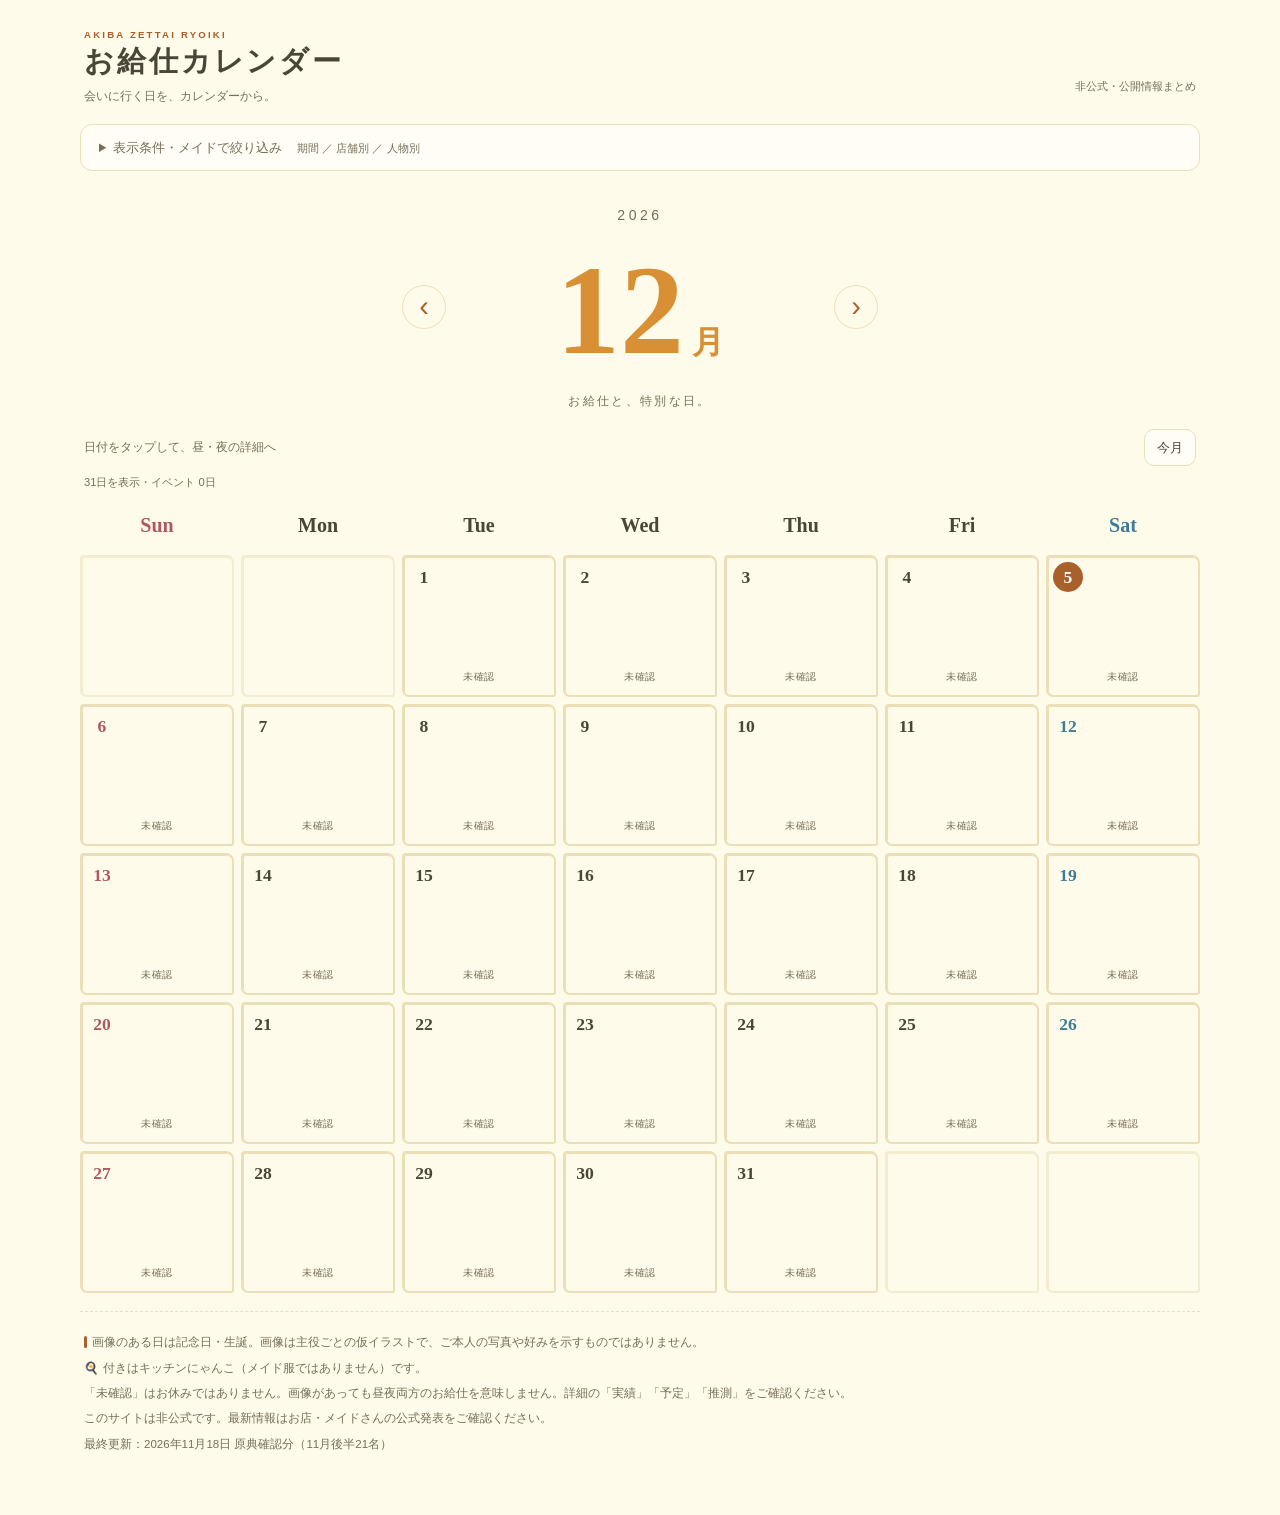
<file: index.html>
<!doctype html>
<html lang="ja" data-theme="light">
  <head>
    <meta charset="utf-8">
    <meta name="color-scheme" content="only light">
    <meta name="theme-color" content="#fffbeb">
    <meta name="viewport" content="width=device-width, initial-scale=1">
    <meta
      name="description"
      content="アキバ絶対領域の公開情報をまとめた月間お給仕カレンダー"
    >
    <title>お給仕カレンダー | アキバ絶対領域</title>
    <style>
:root {
  color-scheme: only light;
  --cp-bg: #f7f4ef;
  --cp-bg-elevated: #fcfbf8;
  --cp-surface: #ffffff;
  --cp-surface-soft: #f5f5f5;
  --cp-border: #dedede;
  --cp-border-strong: #919191;
  --cp-text: #242424;
  --cp-text-muted: #5c5c5c;
  --cp-text-soft: #6f6f6f;
  --cp-accent: #b11f4b;
  --cp-accent-hover: #9a1a41;
  --cp-accent-soft: rgba(177, 31, 75, 0.08);
  --cp-accent-fg: #ffffff;
  --cp-success: #16a34a;
  --cp-danger: #dc2626;
  --cp-warning: #f59e0b;
  --cp-link: #0078d4;
  --cp-shadow: 0 18px 48px rgba(0, 0, 0, 0.12);
  --cp-overlay: rgba(255, 255, 255, 0.8);
  --cp-panel: rgba(255, 255, 255, 0.86);
  --cp-panel-strong: rgba(255, 255, 255, 0.96);
  --cp-sheen: rgba(255, 255, 255, 0.55);
  --cp-highlight: rgba(177, 31, 75, 0.12);
  --cp-store-s1: #b11f4b;
  --cp-store-s2: #7040b8;
  --cp-store-s3: #17795c;
  --cp-store-s4: #1f6fa8;
  --cp-store-s1-soft: rgba(177, 31, 75, 0.1);
  --cp-store-s2-soft: rgba(112, 64, 184, 0.1);
  --cp-store-s3-soft: rgba(23, 121, 92, 0.1);
  --cp-store-s4-soft: rgba(31, 111, 168, 0.1);
}
    </style>
    <link rel="stylesheet" href="styles.css?v=d93395cead">
    <script src="data/schedule.js?v=ea8c0aa29e" defer></script>
    <script src="data/members.js?v=6949d237c7" defer></script>
    <script src="data/store-insights.js?v=09f8ea4436" defer></script>
    <script src="app.js?v=4aa471b691" defer></script>
  </head>
  <body>
    <a class="skip-link" href="#calendar">カレンダーへ移動</a>
    <header class="site-header">
      <div>
        <p class="eyebrow">AKIBA ZETTAI RYOIKI</p>
        <h1>お給仕カレンダー</h1>
        <p class="header-copy">会いに行く日を、カレンダーから。</p>
      </div>
      <p class="unofficial-label">非公式・公開情報まとめ</p>
    </header>

    <main class="page-shell">
      <details class="filters-card">
        <summary class="filters-toggle">表示条件・メイドで絞り込み <span>期間 ／ 店舗別 ／ 人物別</span></summary>
        <div class="filters-content">
        <div class="filters-heading">
          <div>
            <p class="section-kicker">絞り込み</p>
            <h2 id="filters-title">表示条件</h2>
          </div>
          <button id="reset-filters" class="button button-secondary" type="button">
            リセット
          </button>
        </div>

        <fieldset class="mode-filter">
          <legend>表示モード</legend>
          <div class="mode-switch">
            <label>
              <input type="radio" name="view-mode" value="forecast">
              <span>店舗別一覧</span>
            </label>
            <label>
              <input type="radio" name="view-mode" value="roster">
              <span>お給仕一覧</span>
            </label>
            <label>
              <input type="radio" name="view-mode" value="maid">
              <span>この人はどこ</span>
            </label>
            <label>
              <input type="radio" name="view-mode" value="calendar" checked>
              <span>月間カレンダー</span>
            </label>
          </div>
          <p id="mode-help" class="mode-help"></p>
        </fieldset>

        <fieldset class="date-filters">
          <legend>日付</legend>
          <label>
            <span>開始日</span>
            <input id="date-from" type="date">
          </label>
          <label>
            <span>終了日</span>
            <input id="date-to" type="date">
          </label>
        </fieldset>

        <details id="maid-filter-details" class="maid-filter-details">
          <summary>
            <span>メイド</span>
            <span id="maid-filter-summary" class="maid-filter-summary"></span>
          </summary>
          <fieldset class="maid-filters">
            <legend class="visually-hidden">メイド</legend>
            <div class="filter-actions">
              <button id="select-all" class="text-button" type="button">すべて選択</button>
              <span aria-hidden="true">／</span>
              <button id="clear-all" class="text-button" type="button">すべて解除</button>
            </div>
            <label class="toggle-label">
              <input id="hide-kitchen" type="checkbox">
              <span>キッチンにゃんこを除く</span>
            </label>
            <div id="maid-checkboxes" class="checkbox-grid"></div>
          </fieldset>
        </details>
        </div>
      </details>

      <section class="calendar-card" aria-labelledby="month-title">
        <div class="calendar-toolbar">
          <button
            id="previous-month"
            class="icon-button"
            type="button"
            aria-label="前の月を表示"
          >
            <span aria-hidden="true">‹</span>
          </button>
          <div class="month-heading">
            <span id="month-year" class="month-year"></span>
            <h2 id="month-title" class="visually-hidden"></h2>
            <div class="month-display" aria-hidden="true"><span id="month-number"></span><span class="month-unit">月</span></div>
            <p class="month-caption">お給仕と、特別な日。</p>
          </div>
          <button
            id="next-month"
            class="icon-button"
            type="button"
            aria-label="次の月を表示"
          >
            <span aria-hidden="true">›</span>
          </button>
        </div>

        <div class="calendar-guide">
          <p>日付をタップして、昼・夜の詳細へ</p>
          <button id="current-month" type="button" class="button button-secondary">今月</button>
        </div>
        <p id="result-summary" class="result-summary" aria-live="polite"></p>
        <div
          id="calendar"
          class="calendar-scroll"
          role="region"
          aria-label="月間お給仕カレンダー"
          tabindex="0"
        ></div>

        <div class="calendar-notes">
          <p><span class="featured-key" aria-hidden="true"></span>画像のある日は記念日・生誕。画像は主役ごとの仮イラストで、ご本人の写真や好みを示すものではありません。</p>
          <p><span class="kitchen-key" aria-hidden="true">🍳</span>付きはキッチンにゃんこ（メイド服ではありません）です。</p>
          <p>「未確認」はお休みではありません。画像があっても昼夜両方のお給仕を意味しません。詳細の「実績」「予定」「推測」をご確認ください。</p>
          <p>このサイトは非公式です。最新情報はお店・メイドさんの公式発表をご確認ください。</p>
          <p id="last-updated" class="last-updated"></p>
        </div>
      </section>
    </main>

    <dialog id="day-dialog" class="day-dialog" aria-labelledby="day-dialog-title" aria-describedby="day-dialog-events">
      <div class="dialog-panel">
        <header class="dialog-header">
          <div><p class="section-kicker">お給仕の詳細</p><h2 id="day-dialog-title"></h2></div>
          <button id="close-day-dialog" class="dialog-close" type="button" autofocus aria-label="詳細を閉じる">閉じる <span aria-hidden="true">×</span></button>
        </header>
        <p id="day-dialog-events" class="dialog-events"></p>
        <div id="day-dialog-content" class="dialog-content" tabindex="-1" aria-label="昼夜のお給仕"></div>
      </div>
    </dialog>

    <noscript>
      <p class="noscript-message">カレンダーの表示にはJavaScriptを有効にしてください。</p>
    </noscript>
  </body>
</html>
</file>
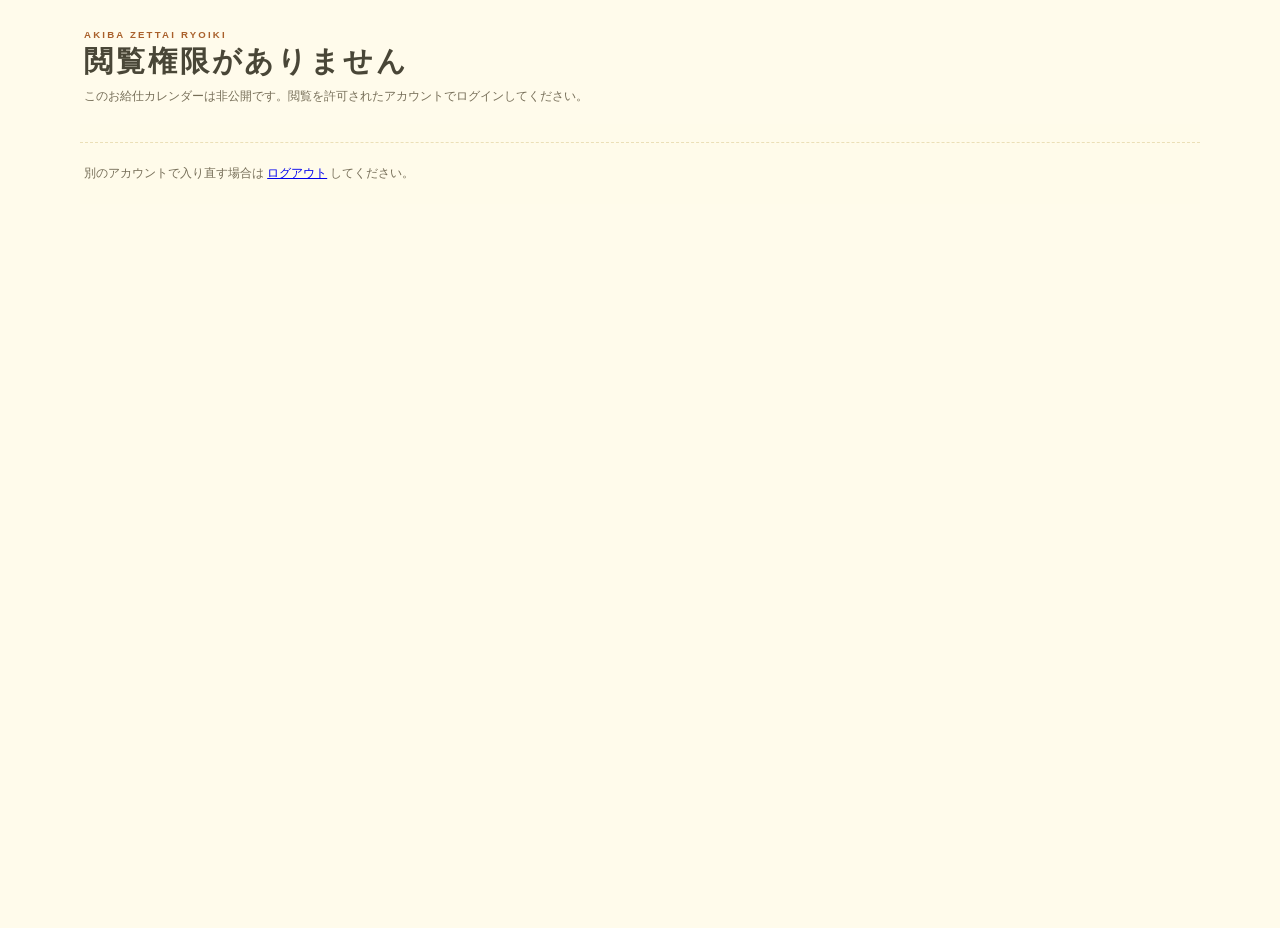
<file: unauthorized.html>
<!doctype html>
<html lang="ja" data-theme="light">
  <head>
    <meta charset="utf-8">
    <meta name="color-scheme" content="only light">
    <meta name="theme-color" content="#fffbeb">
    <meta name="viewport" content="width=device-width, initial-scale=1">
    <meta name="robots" content="noindex, nofollow">
    <title>閲覧権限がありません | アキバ絶対領域 お給仕カレンダー</title>
    <link rel="stylesheet" href="styles.css">
  </head>
  <body>
    <header class="site-header">
      <div>
        <p class="eyebrow">AKIBA ZETTAI RYOIKI</p>
        <h1>閲覧権限がありません</h1>
        <p class="header-copy">
          このお給仕カレンダーは非公開です。閲覧を許可されたアカウントでログインしてください。
        </p>
      </div>
    </header>

    <main class="page-shell">
      <section class="calendar-card">
        <div class="calendar-notes">
          <p>別のアカウントで入り直す場合は <a href="/.auth/logout">ログアウト</a> してください。</p>
        </div>
      </section>
    </main>
  </body>
</html>
</file>
<file: styles.css>
* {
  box-sizing: border-box;
}

html {
  min-width: 20rem;
  background: var(--cp-bg);
  scroll-behavior: smooth;
}

body {
  min-height: 100vh;
  margin: 0;
  background: var(--cp-bg);
  color: var(--cp-text);
  font-family: "Segoe UI", Aptos, Calibri, -apple-system, BlinkMacSystemFont, sans-serif;
  line-height: 1.5;
}

button,
input {
  font: inherit;
}

button,
a,
input {
  -webkit-tap-highlight-color: var(--cp-highlight);
}

button:focus-visible,
a:focus-visible,
input:focus-visible,
.maid-filter-details summary:focus-visible,
.calendar-scroll:focus-visible {
  outline: 3px solid var(--cp-accent);
  outline-offset: 2px;
}

.visually-hidden {
  position: absolute;
  width: 1px;
  height: 1px;
  padding: 0;
  overflow: hidden;
  clip: rect(0, 0, 0, 0);
  white-space: nowrap;
  border: 0;
}

.skip-link {
  position: fixed;
  top: 8px;
  left: 8px;
  z-index: 10;
  padding: 8px 12px;
  border-radius: 0.625rem;
  background: var(--cp-accent);
  color: var(--cp-accent-fg);
  transform: translateY(-160%);
}

.skip-link:focus {
  transform: translateY(0);
}

.site-header {
  display: flex;
  align-items: flex-end;
  justify-content: space-between;
  gap: 24px;
  width: calc(100% - 64px);
  max-width: calc(100rem - 64px);
  margin: 24px auto 20px;
  padding: 24px 28px;
  border: 1px solid var(--cp-highlight);
  border-radius: 16px;
  background: var(--cp-surface);
  box-shadow: inset 0 4px 0 var(--cp-accent), 0 0 2px var(--cp-border), 0 1px 2px var(--cp-border);
}

.site-header h1 {
  margin: 2px 0 4px;
  font-size: clamp(1.8rem, 4vw, 2.75rem);
  letter-spacing: 0.02em;
  line-height: 1.2;
}

.site-header h1::after {
  margin-left: 10px;
  color: var(--cp-accent);
  content: "\2665\00a0\2726";
  font-size: 0.5em;
  letter-spacing: 0.08em;
  vertical-align: middle;
}

.eyebrow,
.section-kicker {
  margin: 0;
  color: var(--cp-accent);
  font-size: 0.72rem;
  font-weight: 700;
  letter-spacing: 0.14em;
  text-transform: uppercase;
}

.header-copy,
.result-summary,
.calendar-notes,
.last-updated {
  color: var(--cp-text-muted);
}

.header-copy {
  margin: 0;
}

.page-shell {
  display: grid;
  grid-template-columns: minmax(15rem, 18rem) minmax(0, 1fr);
  gap: 20px;
  max-width: 100rem;
  margin: 0 auto;
  padding: 0 32px 48px;
}

.filters-card,
.calendar-card {
  border: 1px solid var(--cp-highlight);
  background: var(--cp-surface);
  box-shadow: 0 0 2px var(--cp-border), 0 1px 2px var(--cp-border);
}

.filters-card {
  align-self: start;
  padding: 20px;
  border-radius: 16px;
  box-shadow: inset 0 3px 0 var(--cp-accent), 0 0 2px var(--cp-border), 0 1px 2px var(--cp-border);
}

.calendar-card {
  min-width: 0;
  overflow: hidden;
  border-radius: 16px;
}

.filters-heading,
.calendar-toolbar {
  display: flex;
  align-items: center;
  justify-content: space-between;
  gap: 12px;
}

.filters-heading {
  margin-bottom: 20px;
}

.filters-heading h2,
.month-heading h2 {
  margin: 2px 0 0;
}

.filters-heading h2 {
  font-size: 1.15rem;
}

fieldset {
  min-width: 0;
  margin: 0;
  padding: 0;
  border: 0;
}

fieldset + fieldset {
  margin-top: 24px;
  padding-top: 20px;
  border-top: 1px solid var(--cp-border);
}

legend {
  margin-bottom: 10px;
  padding: 0;
  font-weight: 700;
}

.date-filters {
  display: grid;
  grid-template-columns: 1fr;
  gap: 12px;
  padding: 12px;
  border: 1px solid var(--cp-highlight);
  border-radius: 0.625rem;
  background: var(--cp-accent-soft);
}

.mode-switch {
  display: grid;
  grid-template-columns: repeat(2, minmax(0, 1fr));
  gap: 6px;
}

.mode-switch label {
  display: flex;
  align-items: center;
  justify-content: center;
  gap: 6px;
  min-height: 44px;
  padding: 6px 8px;
  border: 1px solid var(--cp-border-strong);
  border-radius: 0.625rem;
  background: var(--cp-surface);
  cursor: pointer;
  font-size: 0.85rem;
  text-align: center;
}

.mode-switch label:has(input:checked) {
  border-color: var(--cp-accent);
  border-left-width: 3px;
  background: var(--cp-accent-soft);
  font-weight: 700;
}

.mode-switch label:has(input:disabled) {
  cursor: not-allowed;
  opacity: 0.5;
}

.mode-switch input {
  width: 16px;
  height: 16px;
  margin: 0;
  accent-color: var(--cp-accent);
}

.mode-help {
  margin: 8px 0 0;
  color: var(--cp-text-muted);
  font-size: 0.78rem;
}

.date-filters legend {
  grid-column: 1 / -1;
}

.date-filters label {
  display: grid;
  gap: 4px;
  color: var(--cp-text-muted);
  font-size: 0.8rem;
}

input[type="date"] {
  width: 100%;
  min-height: 44px;
  padding: 7px 9px;
  border: 1px solid var(--cp-highlight);
  border-radius: 0.625rem;
  background: var(--cp-surface);
  color: var(--cp-text);
}

.filter-actions {
  display: flex;
  align-items: center;
  flex-wrap: wrap;
  margin: 0 0 8px;
  color: var(--cp-text-soft);
  font-size: 0.8rem;
}

.text-button {
  min-height: 44px;
  padding: 8px 4px;
  border: 0;
  background: transparent;
  color: var(--cp-link);
  cursor: pointer;
  text-decoration: underline;
  text-underline-offset: 2px;
}

.checkbox-grid {
  display: grid;
  grid-template-columns: repeat(2, minmax(0, 1fr));
  gap: 6px 8px;
}

.checkbox-label {
  display: flex;
  align-items: center;
  gap: 6px;
  min-width: 0;
  min-height: 44px;
  padding: 6px 8px;
  border: 1px solid var(--cp-border);
  border-radius: 0.625rem;
  background: var(--cp-surface);
  cursor: pointer;
  font-size: 0.875rem;
}

.checkbox-label:has(input:checked) {
  border-color: var(--cp-highlight);
  background: var(--cp-accent-soft);
}

.checkbox-label.is-muted {
  border-style: dashed;
  color: var(--cp-text-soft);
  cursor: not-allowed;
  opacity: 0.55;
}

.toggle-label {
  display: flex;
  align-items: center;
  gap: 8px;
  min-height: 44px;
  margin-bottom: 8px;
  padding: 6px 8px;
  border: 1px solid var(--cp-border);
  border-radius: 0.625rem;
  background: var(--cp-surface);
  cursor: pointer;
  font-size: 0.85rem;
}

.toggle-label:has(input:checked) {
  border-color: var(--cp-accent);
  border-left-width: 3px;
  background: var(--cp-accent-soft);
  font-weight: 700;
}

.toggle-label input {
  width: 18px;
  height: 18px;
  margin: 0;
  accent-color: var(--cp-accent);
}

.checkbox-label input {
  width: 18px;
  height: 18px;
  margin: 0;
  accent-color: var(--cp-accent);
}

.kitchen-badge {
  flex-shrink: 0;
  margin-left: 2px;
  font-size: 0.8125rem;
  line-height: 1;
}

.button,
.icon-button {
  min-height: 44px;
  border: 1px solid var(--cp-border-strong);
  border-radius: 0.625rem;
  cursor: pointer;
}

.button:hover,
.icon-button:hover {
  background: var(--cp-accent-soft);
  border-color: var(--cp-accent);
}

.button-secondary {
  padding: 8px 12px;
  background: var(--cp-surface);
  color: var(--cp-text);
  font-size: 0.8rem;
}

.calendar-toolbar {
  padding: 20px 24px 16px;
  border-bottom: 1px solid var(--cp-highlight);
  background: var(--cp-accent-soft);
}

.month-heading {
  text-align: center;
}

.month-heading h2 {
  font-size: clamp(1.25rem, 3vw, 1.65rem);
}

.icon-button {
  display: inline-grid;
  width: 44px;
  height: 44px;
  place-items: center;
  background: var(--cp-surface);
  color: var(--cp-text);
  font-size: 1.8rem;
  line-height: 1;
}

.result-summary {
  min-height: 1.5em;
  margin: 0;
  padding: 10px 24px;
  background: var(--cp-surface);
  font-size: 0.82rem;
  text-align: center;
}

.calendar-scroll {
  overflow-x: auto;
  border-bottom: 1px solid var(--cp-border);
}

.calendar-grid {
  display: grid;
  grid-template-columns: repeat(7, minmax(7.5rem, 1fr));
  min-width: 53rem;
  background: var(--cp-highlight);
  gap: 1px;
}

.calendar-row {
  display: contents;
}

.weekday {
  padding: 8px;
  background: var(--cp-accent-soft);
  color: var(--cp-text-muted);
  font-size: 0.78rem;
  font-weight: 700;
  text-align: center;
}

.weekday:first-child {
  color: var(--cp-accent);
}

.calendar-day {
  min-height: 11.75rem;
  padding: 9px;
  background: var(--cp-surface);
}

.day-heading {
  display: flex;
  align-items: baseline;
  justify-content: space-between;
  gap: 4px;
  margin-bottom: 8px;
  padding-bottom: 6px;
  border-bottom: 1px solid var(--cp-highlight);
}

.day-date {
  display: flex;
  align-items: baseline;
  gap: 6px;
}

.day-number {
  display: inline-grid;
  width: 1.75rem;
  height: 1.75rem;
  place-items: center;
  border-radius: 0.625rem;
  font-size: 0.92rem;
  font-weight: 700;
}

.day-weekday {
  display: none;
  color: var(--cp-text-muted);
  font-size: 0.78rem;
  font-weight: 700;
}

.calendar-day.is-sunday .day-number {
  color: var(--cp-accent);
}

.shift-section {
  padding: 6px 7px;
  border: 1px solid var(--cp-border);
  border-left: 3px solid var(--cp-border-strong);
  border-radius: 0.625rem;
}

.shift-section + .shift-section {
  margin-top: 8px;
}

.shift-day {
  border-left-color: var(--cp-accent);
  background: var(--cp-accent-soft);
}

.shift-night {
  border-left-color: var(--cp-border-strong);
  background: var(--cp-surface-soft);
}

.shift-title {
  display: flex;
  align-items: center;
  flex-wrap: wrap;
  gap: 4px;
  margin: 0 0 5px;
  color: var(--cp-text);
  font-size: 0.72rem;
  font-weight: 700;
  letter-spacing: 0.08em;
}

.shift-icon {
  color: var(--cp-accent);
  font-size: 0.9rem;
  line-height: 1;
}

.shift-night .shift-icon {
  color: var(--cp-text-muted);
}

.store-outlook {
  margin: 0 0 6px;
}

.store-status-badge {
  display: inline-flex;
  align-items: center;
  gap: 3px;
  min-width: 0;
  margin-left: auto;
  padding: 1px 6px;
  border: 1px solid var(--cp-border-strong);
  border-radius: 0.625rem;
  background: var(--cp-surface);
  color: var(--cp-text-muted);
  font-size: 0.66rem;
  font-weight: 700;
  letter-spacing: 0.02em;
  line-height: 1.5;
}

.store-status-badge::before {
  font-weight: 400;
}

.store-status-badge.is-actual {
  border-color: var(--cp-success);
  color: var(--cp-success);
}

.store-status-badge.is-actual::before {
  content: "\2714";
}

.store-status-badge.is-forecast {
  border-style: dashed;
  border-color: var(--cp-accent);
  color: var(--cp-accent);
}

.store-status-badge.is-forecast::before {
  content: "\25D1";
}

.store-status-badge.is-tendency {
  border-style: dotted;
}

.store-status-badge.is-tendency::before {
  content: "\223C";
}

.store-chips {
  display: grid;
  grid-template-columns: minmax(0, 1fr);
  gap: 2px;
  margin: 0;
  padding: 0;
  list-style: none;
}

.store-chip {
  display: flex;
  align-items: baseline;
  justify-content: space-between;
  gap: 3px;
  min-width: 0;
  padding: 0 5px;
  border: 1px solid var(--chip-color, var(--cp-border));
  border-radius: 0.625rem;  background: var(--cp-surface);
  color: var(--cp-text);
  font-size: 0.68rem;
  line-height: 1.5;
  white-space: nowrap;
}

.store-chip[data-store="s1"] {
  --chip-color: var(--cp-store-s1);
  --chip-soft: var(--cp-store-s1-soft);
}

.store-chip[data-store="s2"] {
  --chip-color: var(--cp-store-s2);
  --chip-soft: var(--cp-store-s2-soft);
}

.store-chip[data-store="s3"] {
  --chip-color: var(--cp-store-s3);
  --chip-soft: var(--cp-store-s3-soft);
}

.store-chip[data-store="s4"] {
  --chip-color: var(--cp-store-s4);
  --chip-soft: var(--cp-store-s4-soft);
}

.store-chip-name {
  font-weight: 700;
}

.store-chip-rate {
  /* 割合は HTML に残すが表には出さない。どの店を開けるかは当日決まるので、
     数字を並べても読み手は選べない。根拠はツールチップと読み上げ文にある。 */
  display: none;
  color: var(--cp-text-muted);
  font-size: 0.66rem;
  font-variant-numeric: tabular-nums;
}

.store-chip.is-open {
  border-left: 3px solid var(--chip-color, var(--cp-border-strong));
  background: var(--chip-soft, var(--cp-surface-soft));
}

.store-chip.is-open .store-chip-name::before {
  margin-right: 2px;
  content: "\2714";
  font-weight: 400;
}

.store-chip.is-likely {
  border-style: dashed;
  background: var(--chip-soft, var(--cp-surface-soft));
}

.store-chip.is-unlikely {
  border-color: var(--cp-border);
  color: var(--cp-text-soft);
}

.store-chip.is-unlikely .store-chip-name {
  font-weight: 400;
}

.store-chip.is-closed {
  border-color: var(--cp-border);
  color: var(--cp-text-soft);
}

.store-chip.is-closed .store-chip-name {
  font-weight: 400;
  text-decoration: line-through;
}

/* 僅差で顔ぶれを出せなかった店。無視したのではなく、片方しか出せないだけ。
   色ではなく破線と記号で示す（色だけで情報を伝えない）。 */
.store-chip.is-near-miss {
  border-style: dashed;
}

.store-chip.is-near-miss .store-chip-name::after {
  content: "・かも";
  margin-left: 1px;
  color: var(--cp-text-soft);
  font-size: 0.62rem;
  font-weight: 400;
}

.maid-group-label {
  display: flex;
  align-items: baseline;
  justify-content: space-between;
  gap: 4px;
  margin: 6px 0 3px;
  padding: 0 0 2px;
  border-bottom: 2px solid var(--chip-color, var(--cp-border));
  color: var(--cp-text);
  font-size: 0.68rem;
  font-weight: 700;
  white-space: nowrap;
}

.maid-group-label:first-of-type {
  margin-top: 0;
}

.maid-group-label[data-store="s1"] {
  --chip-color: var(--cp-store-s1);
}

.maid-group-label[data-store="s2"] {
  --chip-color: var(--cp-store-s2);
}

.maid-group-label[data-store="s3"] {
  --chip-color: var(--cp-store-s3);
}

.maid-group-label[data-store="s4"] {
  --chip-color: var(--cp-store-s4);
}

.maid-group-count {
  color: var(--cp-text-soft);
  font-size: 0.62rem;
  font-weight: 400;
}

.maid-list {
  display: flex;
  flex-wrap: wrap;
  gap: 3px 4px;
  margin: 0;
  padding: 0;
  list-style: none;
}

.maid-list + .maid-group-label {
  margin-top: 7px;
}

.maid-entry {
  display: inline-flex;
  align-items: baseline;
  flex-wrap: wrap;
  gap: 0 4px;
  padding: 2px 5px;
  border: 1px solid var(--cp-highlight);
  border-radius: 0.625rem;
  background: var(--cp-surface);
  font-size: 0.75rem;
  line-height: 1.45;
}

.maid-entry.is-featured {
  border-color: var(--cp-accent);
  border-left: 3px solid var(--cp-accent);
  background: var(--cp-highlight);
  font-weight: 700;
}

.maid-entry.is-featured .maid-name::after {
  margin-left: 4px;
  color: var(--cp-accent);
  content: "\2665";
}

.maid-entry.is-kitchen .maid-name::before {
  display: inline-block;
  margin-right: 3px;
  content: "\1F373";
  font-size: 0.9em;
  line-height: 1;
}

/* 見習いにゃんこ。絵文字だけに頼らず、枠線でも他と区別できるようにする。
   読み上げ用の説明は行の aria-label に入っているので、印は aria-hidden。 */
.maid-trainee {
  font-size: 0.9em;
  line-height: 1;
}

.maid-entry.is-trainee {
  border-style: dashed;
  border-color: var(--cp-text-soft);
}

/* 表の上限に当たった日。「3店が最有力」ではなく「数えられない」と伝える。 */
.store-outlook-capped {
  margin: 3px 0 0;
  color: var(--cp-text-soft);
  font-size: 0.62rem;
  line-height: 1.4;
}

/* キッチンにゃんこは、見込みの日には店を名乗らない。店ごとの一覧とは別に置く。 */
.maid-kitchen-list {
  display: flex;
  flex-wrap: wrap;
  gap: 3px 4px;
  margin: 0;
  padding: 0;
  list-style: none;
}

.maid-kitchen-label {
  display: flex;
  align-items: baseline;
  flex-wrap: wrap;
  gap: 0 4px;
  margin: 6px 0 3px;
  padding: 0 0 2px;
  border-bottom: 2px solid var(--cp-border);
  color: var(--cp-text-soft);
  font-size: 0.68rem;
  font-weight: 700;
  white-space: nowrap;
}

/* 誰なのかも、どの店かも分からない見込み。実在の記録より弱く見せる。
   見出しが無いと直前の店の一覧に続いて見え、いちばん番号の大きい店にぶら下がって
   読める。キッチンと同じ形の見出しで切る。ただし店ではないので枠線は点線にして、
   店の見出しと見分けがつくようにする。 */
.maid-trainee-label {
  display: flex;
  align-items: baseline;
  flex-wrap: wrap;
  gap: 0 4px;
  margin: 6px 0 3px;
  padding: 0 0 2px;
  border-bottom: 2px dotted var(--cp-border);
  color: var(--cp-text-soft);
  font-size: 0.68rem;
  font-weight: 700;
  white-space: nowrap;
}

/* 開く店の名前。見出しがいちばん下にあるせいで「最後の店にいる」と読まれるので、
   どの店もありうることを文字で言う。位置を答えにしない。折り返してよい。 */
.maid-group-where {
  flex-basis: 100%;
  color: var(--cp-text-soft);
  font-size: 0.62rem;
  font-weight: 400;
  white-space: normal;
}

.maid-trainee-list {
  display: flex;
  flex-wrap: wrap;
  gap: 3px 4px;
  margin: 0;
  padding: 0;
  list-style: none;
}

.maid-entry.is-trainee-guess {
  border-style: dotted;
  color: var(--cp-text-soft);
}

.maid-store-chip {
  padding: 0 4px;
  border: 1px solid var(--chip-color, var(--cp-border));
  border-radius: 0.625rem;
  background: var(--chip-soft, var(--cp-surface-soft));
  color: var(--cp-text-muted);
  font-size: 0.62rem;
  font-variant-numeric: tabular-nums;
  font-weight: 400;
  letter-spacing: 0;
  line-height: 1.6;
  white-space: nowrap;
}

.maid-store-chip-rate {
  display: none;
  margin-left: 3px;
}

.maid-store-chip-alt {
  display: none;
  margin-left: 4px;
  padding-left: 4px;
  border-left: 1px solid var(--cp-border);
  color: var(--cp-text-soft);
}

.maid-store-chip[data-store="s1"] {
  --chip-color: var(--cp-store-s1);
  --chip-soft: var(--cp-store-s1-soft);
}

.maid-store-chip[data-store="s2"] {
  --chip-color: var(--cp-store-s2);
  --chip-soft: var(--cp-store-s2-soft);
}

.maid-store-chip[data-store="s3"] {
  --chip-color: var(--cp-store-s3);
  --chip-soft: var(--cp-store-s3-soft);
}

.maid-store-chip[data-store="s4"] {
  --chip-color: var(--cp-store-s4);
  --chip-soft: var(--cp-store-s4-soft);
}

.empty-shift {
  margin: 0;
  color: var(--cp-text-soft);
  font-size: 0.72rem;
}

.calendar-empty {
  grid-column: 1 / -1;
  margin: 0;
  padding: 48px 24px;
  background: var(--cp-surface);
  color: var(--cp-text-muted);
  font-weight: 700;
  text-align: center;
}

.calendar-empty::before {
  margin-right: 8px;
  color: var(--cp-accent);
  content: "\2726";
}

.maid-filter-details {
  margin-top: 24px;
  padding-top: 20px;
  border-top: 1px solid var(--cp-border);
}

.maid-filter-details summary {
  display: grid;
  grid-template-columns: auto 1fr auto;
  min-height: 44px;
  align-items: center;
  gap: 12px;
  cursor: pointer;
  font-weight: 700;
  list-style: none;
}

.maid-filter-details summary::-webkit-details-marker {
  display: none;
}

.maid-filter-details summary::after {
  content: "＋";
  color: var(--cp-accent);
  font-size: 1.05rem;
  line-height: 1;
}

.maid-filter-details[open] summary::after {
  content: "−";
}

.maid-filter-summary {
  justify-self: end;
  color: var(--cp-text-muted);
  font-size: 0.78rem;
  font-weight: 400;
}

.maid-filters {
  margin-top: 4px;
}

.calendar-notes {
  display: flex;
  flex-wrap: wrap;
  gap: 8px 20px;
  padding: 16px 24px 20px;
  font-size: 0.78rem;
}

.calendar-notes p {
  margin: 0;
}

.featured-key {
  display: inline-block;
  width: 3px;
  height: 1em;
  margin-right: 5px;
  border-radius: 0.625rem;
  background: var(--cp-accent);
  vertical-align: -0.1em;
}

.kitchen-key {
  margin-right: 5px;
}

.maid-name {
  color: inherit;
  text-decoration: none;
}

a.maid-name:hover,
a.maid-name:focus-visible {
  text-decoration: underline;
  text-underline-offset: 2px;
}

.last-updated {
  margin-left: auto;
}

.noscript-message {
  margin: 16px 32px;
  padding: 12px;
  border: 1px solid var(--cp-warning);
  border-radius: 0.625rem;
  background: var(--cp-surface);
}

@media (max-width: 64rem) {
  .page-shell {
    grid-template-columns: 1fr;
  }

  .date-filters {
    grid-template-columns: repeat(2, minmax(0, 1fr));
  }

  .checkbox-grid {
    grid-template-columns: repeat(4, minmax(0, 1fr));
  }
}

/* 人 → 日付 → 店 の一覧。カレンダーの格子ではなく、人ごとの縦並び。 */
.maid-view {
  display: grid;
  grid-template-columns: repeat(auto-fill, minmax(15rem, 1fr));
  gap: 12px;
}

.maid-plan {
  display: flex;
  flex-direction: column;
  gap: 6px;
  padding: 12px 14px;
  border: 1px solid var(--cp-border);
  border-radius: 0.875rem;
  background: var(--cp-surface);
}

.maid-plan-name {
  display: flex;
  align-items: baseline;
  flex-wrap: wrap;
  gap: 0 6px;
  margin: 0;
  font-size: 0.95rem;
  font-weight: 700;
}

.maid-plan-count {
  color: var(--cp-text-soft);
  font-size: 0.68rem;
  font-weight: 400;
}

.maid-plan-cook {
  padding: 0 6px;
  border: 1px solid var(--cp-border);
  border-radius: 999px;
  color: var(--cp-text-soft);
  font-size: 0.62rem;
  font-weight: 400;
}

.maid-plan-note {
  margin: 0;
  color: var(--cp-text-soft);
  font-size: 0.68rem;
  line-height: 1.6;
}

.maid-plan-stops {
  display: flex;
  flex-direction: column;
  gap: 3px;
  margin: 0;
  padding: 0;
  list-style: none;
}

/* 日付を固定幅の列にして、店名を縦に揃える。1か月ぶんを目で追うため。 */
.maid-plan-stop {
  display: grid;
  grid-template-columns: 6.5rem 1fr;
  align-items: baseline;
  gap: 0 6px;
  padding: 3px 8px;
  border: 1px solid var(--cp-highlight);
  border-radius: 0.625rem;
  font-size: 0.75rem;
  line-height: 1.45;
}

.maid-plan-when {
  color: var(--cp-text-soft);
  font-variant-numeric: tabular-nums;
  white-space: nowrap;
}

.maid-plan-where {
  font-weight: 700;
}

.maid-plan-where[data-store="s1"] {
  color: var(--cp-store-s1);
}

.maid-plan-where[data-store="s2"] {
  color: var(--cp-store-s2);
}

.maid-plan-where[data-store="s3"] {
  color: var(--cp-store-s3);
}

.maid-plan-where[data-store="s4"] {
  color: var(--cp-store-s4);
}

/* 色だけで確度を伝えないよう、確定は実線・見込みは破線・5割未満は「かも」を添える。 */
.maid-plan-stop.is-open {
  border-color: var(--cp-accent);
  /* 枠を太くすると中身が2pxずれて、縦に並んだ店名が揃わなくなる。影で出す。 */
  box-shadow: inset 3px 0 0 var(--cp-accent);
  background: var(--cp-highlight);
}

.maid-plan-stop.is-likely,
.maid-plan-stop.is-unlikely {
  border-style: dashed;
}

.maid-plan-stop.is-unlikely .maid-plan-where::after {
  content: "・かも";
  color: var(--cp-text-soft);
  font-size: 0.68rem;
  font-weight: 400;
}

.maid-plan-stop.is-unknown .maid-plan-where {
  color: var(--cp-text-soft);
  font-weight: 400;
}

.maid-plan-event {
  color: var(--cp-accent);
  font-size: 0.68rem;
  font-weight: 700;
}

/* 割合は読み手に出さない。どの店を開けるかは当日決まるので、数字を並べても選べない。
   店ごとの画面と同じく、根拠を確かめたいときのために HTML には残す。 */
.maid-plan-rate {
  display: none;
}

@media (max-width: 45rem) {
  .site-header {
    align-items: flex-start;
    width: calc(100% - 24px);
    margin: 12px auto;
    padding: 20px 16px 16px;
  }
  .header-copy {
    font-size: 0.875rem;
  }

  .page-shell {
    padding: 0 12px 32px;
  }

  .filters-card {
    padding: 16px 16px 12px;
  }

  .filters-heading {
    margin-bottom: 16px;
  }

  .date-filters {
    grid-template-columns: 1fr;
  }

  .checkbox-grid {
    grid-template-columns: repeat(auto-fit, minmax(8rem, 1fr));
    gap: 2px 12px;
  }

  .maid-filter-details {
    margin-top: 16px;
    padding-top: 12px;
  }

  .calendar-toolbar {
    padding-right: 16px;
    padding-left: 16px;
  }

  .calendar-scroll {
    overflow-x: hidden;
    padding: 12px;
    background: var(--cp-bg-elevated);
  }

  .calendar-grid {
    grid-template-columns: minmax(0, 1fr);
    min-width: 0;
    gap: 12px;
    background: var(--cp-bg-elevated);
  }

  .weekday {
    display: none;
  }

  .calendar-day {
    grid-column: 1 !important;
    min-width: 0;
    min-height: 0;
    padding: 0;
    overflow: hidden;
    border: 1px solid var(--cp-border);
    border-radius: 16px;
    box-shadow: 0 0 2px var(--cp-border), 0 1px 2px var(--cp-border);
  }

  .day-heading {
    margin: 0;
    padding: 10px 14px;
    border-bottom: 1px solid var(--cp-border);
    background: var(--cp-accent-soft);
  }

  .day-number {
    width: auto;
    height: auto;
    font-size: 1.35rem;
    line-height: 1.2;
  }

  .day-weekday {
    display: inline;
    font-size: 0.9rem;
  }

  .shift-section {
    padding: 12px 14px;
    border-right: 0;
    border-bottom: 0;
    border-left-width: 4px;
    border-radius: 0;
  }

  .shift-section + .shift-section {
    margin-top: 0;
    border-top: 1px solid var(--cp-border);
  }

  .shift-title {
    margin-bottom: 8px;
    font-size: 0.95rem;
    letter-spacing: 0.04em;
  }

  .shift-icon {
    font-size: 1.05rem;
  }

  .shift-section.is-empty {
    display: flex;
    align-items: center;
    gap: 12px;
    padding-top: 9px;
    padding-bottom: 9px;
  }

  .shift-section.is-empty .shift-title {
    flex: none;
    margin: 0;
  }

  .maid-list {
    gap: 6px;
  }

  .store-outlook {
    margin-bottom: 8px;
  }

  .store-chips {
    grid-template-columns: repeat(auto-fit, minmax(7rem, 1fr));
    gap: 6px;
  }

  .store-chip {
    padding: 4px 9px;
    font-size: 0.85rem;
  }

  .store-chip-rate {
    font-size: 0.8rem;
  }

  .store-status-badge {
    padding: 2px 8px;
    font-size: 0.78rem;
  }

  .maid-store-chip {
    font-size: 0.72rem;
  }

  .shift-section.is-empty {
    flex-wrap: wrap;
  }

  .shift-section.is-empty .store-outlook {
    flex-basis: 100%;
    margin-bottom: 0;
  }

  .maid-entry {
    padding: 6px 10px;
    font-size: 1rem;
    line-height: 1.5;
  }

  .empty-shift {
    font-size: 0.82rem;
  }

  .calendar-empty {
    grid-column: 1 !important;
    padding: 36px 18px;
    border: 1px solid var(--cp-highlight);
    border-radius: 16px;
  }

  .calendar-notes {
    display: grid;
    padding-right: 16px;
    padding-left: 16px;
  }

  .last-updated {
    margin-left: 0;
  }
}

@media (max-width: 23rem) {
  .checkbox-grid {
    grid-template-columns: 1fr;
  }
}

@media (prefers-reduced-motion: reduce) {
  html {
    scroll-behavior: auto;
  }
}

/* The month stays seven columns; shift details live in the modal or list views. */
:root {
  color-scheme: only light;
  --cp-bg: #fffbeb;
  --cp-bg-elevated: #fffdf4;
  --cp-surface: #fffdf6;
  --cp-accent: #a9602b;
  --cp-accent-soft: #f5e7ca;
  --cp-highlight: #e9d8af;
  --cp-text: #494637;
  --cp-text-muted: #766e58;
  --calendar-paper: #fffbea;
  --calendar-line: #ebdfb7;
  --calendar-orange: #d99035;
  --calendar-sunday: #ae5863;
  --calendar-saturday: #3e7c98;
}

body {
  font-family: "Yu Gothic", "Hiragino Kaku Gothic ProN", "Segoe UI", sans-serif;
}

.site-header {
  max-width: 1120px;
  width: calc(100% - 48px);
  margin: 28px auto 18px;
  padding: 0 4px;
  border: 0;
  background: transparent;
  box-shadow: none;
}

.site-header h1 {
  font-size: clamp(1.25rem, 2.7vw, 1.8rem);
  letter-spacing: 0.1em;
}

.site-header h1::after { content: none; }
.eyebrow { font-size: 0.6rem; letter-spacing: 0.23em; }
.header-copy { margin-top: 8px; font-size: 0.78rem; }
.unofficial-label { color: var(--cp-text-muted); font-size: 0.7rem; }

.page-shell {
  display: flex;
  flex-direction: column;
  max-width: 1168px;
  padding: 0 24px 40px;
  gap: 12px;
}

.filters-card {
  width: 100%;
  padding: 0;
  border: 1px solid var(--calendar-line);
  border-radius: 12px;
  box-shadow: none;
}

.filters-toggle {
  padding: 13px 18px;
  cursor: pointer;
  color: var(--cp-text-muted);
  font-size: 0.8rem;
}

.filters-toggle span { margin-left: 12px; font-size: 0.7rem; }
.filters-content { padding: 12px 20px 20px; }
.filters-heading { margin-bottom: 12px; }
.date-filters { grid-template-columns: 1fr 1fr; }
.mode-switch { grid-template-columns: repeat(4, minmax(0, 1fr)); }
.checkbox-grid { grid-template-columns: repeat(auto-fit, minmax(7rem, 1fr)); }
summary:focus-visible { outline: 3px solid var(--cp-accent); outline-offset: 2px; }

.calendar-card {
  overflow: visible;
  border: 0;
  border-radius: 0;
  background: var(--calendar-paper);
  box-shadow: none;
}

.calendar-toolbar {
  justify-content: center;
  gap: clamp(25px, 9vw, 110px);
  padding: 20px 16px 12px;
  border: 0;
  background: transparent;
}

.month-year { color: var(--cp-text-muted); font-size: 0.88rem; letter-spacing: 0.25em; }
.month-display { display: flex; align-items: baseline; justify-content: center; gap: 8px; color: var(--calendar-orange); }
#month-number { font-family: "Segoe Print", "Comic Sans MS", cursive; font-weight: 700; font-size: clamp(5rem, 12vw, 8rem); line-height: 1.3; }
.month-unit { font-size: 2rem; font-weight: 700; }
.month-caption { margin: 0; font-size: 0.72rem; letter-spacing: 0.2em; color: var(--cp-text-muted); }
.icon-button { border-color: var(--calendar-line); border-radius: 50%; background: transparent; color: var(--cp-accent); }
.calendar-guide { display: flex; align-items: center; justify-content: space-between; gap: 8px; margin: 6px 4px; }
.calendar-guide p { margin: 0; color: var(--cp-text-muted); font-size: 0.75rem; }
.calendar-guide .button { min-height: 36px; border-color: var(--calendar-line); }
.result-summary { padding: 2px 4px 12px; background: transparent; text-align: left; font-size: 0.7rem; }
.calendar-scroll { overflow: visible; padding: 0; border: 0; background: transparent; }

.calendar-grid {
  grid-template-columns: repeat(7, minmax(0, 1fr));
  min-width: 0;
  gap: 7px;
  background: transparent;
}

.calendar-grid .weekday {
  display: block;
  padding: 8px 0;
  background: transparent;
  color: var(--cp-text);
  font-family: "Segoe Print", "Comic Sans MS", cursive;
  font-size: clamp(0.8rem, 2vw, 1.25rem);
}

.calendar-grid .weekday:first-child { color: var(--calendar-sunday); }
.calendar-grid .weekday:last-child { color: var(--calendar-saturday); }

.month-cell {
  display: flex;
  min-width: 0;
  min-height: 142px;
  border: 2px solid var(--calendar-line);
  border-radius: 4px 8px 3px 7px;
  box-shadow: inset 1px 1px 0 var(--calendar-line);
}

.month-cell.is-blank { opacity: 0.5; }
.day-button { position: relative; display: flex; flex: 1; flex-direction: column; align-items: stretch; width: 100%; min-width: 0; min-height: 138px; padding: 5px; border: 0; border-radius: 3px; background: transparent; color: var(--cp-text); text-align: left; cursor: pointer; }
.day-button:hover { background: var(--cp-accent-soft); }
.day-button:focus-visible { z-index: 1; outline: 3px solid var(--cp-accent); outline-offset: 1px; }
.day-button:disabled { cursor: default; opacity: 0.38; background: var(--cp-surface-soft); }
.day-button.is-selected { box-shadow: inset 0 0 0 2px var(--cp-accent); background: var(--cp-accent-soft); }
.day-button .day-number { align-self: flex-start; width: 30px; height: 30px; font-family: "Segoe Print", "Comic Sans MS", cursive; font-size: 1.1rem; border-radius: 50%; }
.is-sunday .day-button .day-number { color: var(--calendar-sunday); }
.is-saturday .day-button .day-number { color: var(--calendar-saturday); }
.day-button.is-today .day-number { background: var(--cp-accent); color: var(--cp-accent-fg); }
.day-hint { margin: auto 0 6px; text-align: center; color: var(--cp-text-muted); font-size: 0.62rem; letter-spacing: 0.04em; }
.day-hint.has-schedule::before { content: ""; display: block; width: 4px; height: 4px; margin: 8px auto; border-radius: 50%; background: var(--calendar-orange); }
.day-events { display: flex; justify-content: center; align-items: flex-end; gap: 4px; flex: 1; }
.event-art { display: flex; flex: 1; min-width: 0; flex-direction: column; align-items: center; justify-content: flex-end; }
.event-image { display: block; width: 100%; max-width: 94px; height: auto; aspect-ratio: 1; object-fit: contain; }
.event-image[hidden] { display: none; }
.event-art-name { max-width: 100%; color: var(--cp-text); font-size: 0.75rem; font-weight: 700; overflow-wrap: anywhere; text-align: center; }
.event-art-label { max-width: 100%; color: var(--cp-text-muted); font-size: 0.65rem; overflow-wrap: anywhere; text-align: center; }
.image-unavailable::before { content: "✿"; color: var(--calendar-orange); font-size: 2rem; }
.calendar-notes { display: block; margin-top: 18px; padding: 14px 4px; border-top: 1px dashed var(--calendar-line); font-size: 0.72rem; }
.calendar-notes p { margin: 8px 0; }

.detail-grid { display: grid; grid-template-columns: repeat(2, minmax(0, 1fr)); gap: 16px; }
.detail-grid > .calendar-row:first-child { display: none; }
.detail-grid .calendar-day { grid-column: auto !important; min-width: 0; border: 1px solid var(--calendar-line); border-radius: 12px; }
.detail-grid .day-weekday { display: inline; }
.detail-grid .calendar-empty { grid-column: 1 / -1 !important; }

.day-dialog {
  width: min(850px, calc(100% - 32px));
  max-width: none;
  max-height: calc(100dvh - 32px);
  padding: 0;
  overflow: hidden;
  border: 1px solid var(--calendar-line);
  border-radius: 20px;
  background: var(--cp-surface);
  color: var(--cp-text);
  box-shadow: 0 20px 80px #28201540;
}
.day-dialog::backdrop { background: #2c281d80; }
.dialog-panel { display: flex; flex-direction: column; max-height: calc(100dvh - 34px); }
.dialog-header { display: flex; align-items: center; justify-content: space-between; flex-shrink: 0; gap: 12px; padding: 18px 22px 12px; border-bottom: 1px dashed var(--calendar-line); }
.dialog-header h2 { margin: 4px 0 0; font-size: 1.1rem; }
.dialog-close { flex-shrink: 0; min-height: 44px; padding: 6px 12px; border: 1px solid var(--calendar-line); border-radius: 24px; background: var(--cp-surface); color: var(--cp-text); font-size: 0.8rem; cursor: pointer; }
.dialog-close span { margin-left: 4px; font-size: 1.3rem; }
.dialog-events { flex-shrink: 0; margin: 0; padding: 12px 22px; color: var(--cp-text-muted); font-size: 0.75rem; }
.dialog-events:empty { display: none; }
.dialog-content { display: grid; grid-template-columns: repeat(2, minmax(0, 1fr)); align-items: start; gap: 14px; min-height: 0; overflow-y: auto; overscroll-behavior: contain; padding: 16px 20px 20px; scrollbar-gutter: stable; }
.dialog-content .shift-section { min-width: 0; margin: 0; padding: 14px; border: 1px solid var(--calendar-line); border-radius: 12px; }
.dialog-content .shift-title { font-size: 1.1rem; }
.dialog-content .shift-icon { font-size: 1.2rem; }
.shift-evidence { margin: 4px 0 12px; color: var(--cp-text-muted); font-size: 0.7rem; line-height: 1.6; }
.dialog-content .maid-entry { flex-wrap: wrap; font-size: 0.95rem; padding: 7px 9px; }
.dialog-content .maid-group-label, .dialog-content .maid-kitchen-label, .dialog-content .maid-trainee-label { font-size: 0.82rem; }
.entry-event { flex-basis: 100%; color: var(--cp-accent); font-size: 0.7rem; }
.entry-evidence { margin-left: auto; color: var(--cp-text-muted); font-size: 0.6rem; font-weight: 400; }
.maid-plan-evidence { grid-column: 2; color: var(--cp-text-muted); font-size: 0.65rem; }
.recorded-roster { margin: 12px 0 0; }
.unmatched-roster { min-width: 0; margin-top: 12px; padding: 12px; border: 1px solid var(--cp-border-strong); border-radius: 8px; background: var(--cp-surface); }
.recorded-roster + .unmatched-roster { margin-top: 16px; }
.unmatched-heading { margin: 0 0 8px; font-size: 0.85rem; }
.recorded-roster .maid-group-label { margin: 14px 0 6px; padding-bottom: 5px; }
.recorded-roster .maid-group-label:first-child { margin-top: 0; }
.recorded-roster .maid-list, .unmatched-roster .maid-list { gap: 6px; }
.recorded-roster .maid-entry, .unmatched-roster .maid-entry { gap: 5px; }
.maid-entry { max-width: 100%; }
.maid-name, .roster-source { overflow-wrap: anywhere; min-width: 0; }
.observation-source { font-size: 0.68rem; color: #386047; overflow-wrap: anywhere; }
.observation-sources { display: flex; flex-direction: column; gap: 3px; margin: 8px 0 0; }
.observation-details { margin: 12px 0; color: var(--cp-text-muted); font-size: 0.68rem; }
.observation-details summary { cursor: pointer; }
.official-post, .official-embed { min-width: 0; max-width: 100%; }
.official-post { position: relative; isolation: isolate; }
.official-post > .observation-source { position: static; }
.official-post > .observation-source::after { content: ""; position: absolute; inset: 0; z-index: 1; cursor: pointer; }
.official-post > .observation-source:focus-visible { outline: none; }
.official-post > .observation-source:focus-visible::after { outline: 2px solid var(--cp-accent); outline-offset: 2px; }
.official-embed { position: relative; z-index: 0; pointer-events: none; }
.official-embed > *, .official-embed iframe { min-width: 0 !important; max-width: 100% !important; }
.official-embed iframe { width: 100% !important; pointer-events: none; }
.embed-fallback, .shift-change { color: var(--cp-text-muted); font-size: 0.72rem; overflow-wrap: anywhere; }
.entry-update { flex-basis: 100%; color: var(--cp-text-muted); font-size: 0.65rem; }
.shift-length-note { color: var(--cp-text-muted); white-space: nowrap; }
.maid-plan-stop > .shift-length-note { grid-column: 1 / -1; }
.day-hint.is-observed { color: #396448; font-weight: 700; }
.maid-plan-stop > .observation-source { grid-column: 2; }
.dialog-content .store-status-badge { font-size: 0.7rem; }
.dialog-content .store-chips { grid-template-columns: repeat(2, minmax(0, 1fr)); }

@media (max-width: 45rem) {
  .site-header { width: calc(100% - 24px); margin: 18px auto 14px; padding: 0; align-items: flex-start; }
  .unofficial-label { max-width: 5.5rem; margin-top: 4px; text-align: right; font-size: 0.6rem; }
  .header-copy { font-size: 0.68rem; }
  .page-shell { padding: 0 10px 24px; gap: 8px; }
  .filters-toggle { padding: 12px; font-size: 0.72rem; }
  .filters-toggle span { display: none; }
  .filters-content { padding: 12px; }
  .mode-switch { grid-template-columns: repeat(2, minmax(0, 1fr)); }
  .calendar-toolbar { padding: 14px 4px 10px; gap: 36px; }
  #month-number { font-size: 5rem; }
  .month-year { font-size: 0.75rem; }
  .month-unit { font-size: 1.5rem; }
  .month-caption { font-size: 0.6rem; }
  .calendar-guide p { font-size: 0.64rem; }
  .result-summary { font-size: 0.62rem; }
  .calendar-grid { gap: 4px; }
  .month-cell { min-height: 96px; border-width: 1.5px; }
  .day-button { min-height: 93px; padding: 2px; }
  .day-button .day-number { width: 23px; height: 23px; font-size: 0.9rem; }
  .event-art-name { font-size: 0.6rem; line-height: 1.4; }
  .event-art-label { font-size: 0.58rem; line-height: 1.3; }
  .event-image { max-width: 60px; }
  .has-multiple { flex-direction: column; align-items: stretch; }
  .has-multiple .event-image { max-width: 32px; }
  .has-multiple .event-art-label { display: none; }
  .day-hint { font-size: 0.55rem; letter-spacing: 0; }
  .calendar-notes { font-size: 0.68rem; }
  .detail-grid { grid-template-columns: minmax(0, 1fr); }
  .day-dialog { width: calc(100% - 16px); max-height: calc(100dvh - 16px); border-radius: 14px; }
  .dialog-panel { max-height: calc(100dvh - 18px); }
  .dialog-header { padding: 12px; gap: 6px; }
  .dialog-header h2 { font-size: 0.9rem; }
  .dialog-close { padding: 6px 10px; }
  .dialog-events { padding: 10px 12px; font-size: 0.68rem; }
  .dialog-content { grid-template-columns: minmax(0, 1fr); padding: 12px 10px; gap: 12px; }
  .dialog-content .shift-section { padding: 12px; display: block; }
}

@media (max-width: 360px) {
  .dialog-content { padding-inline: 6px; }
  .dialog-content .shift-section { padding: 10px; }
}
</file>
